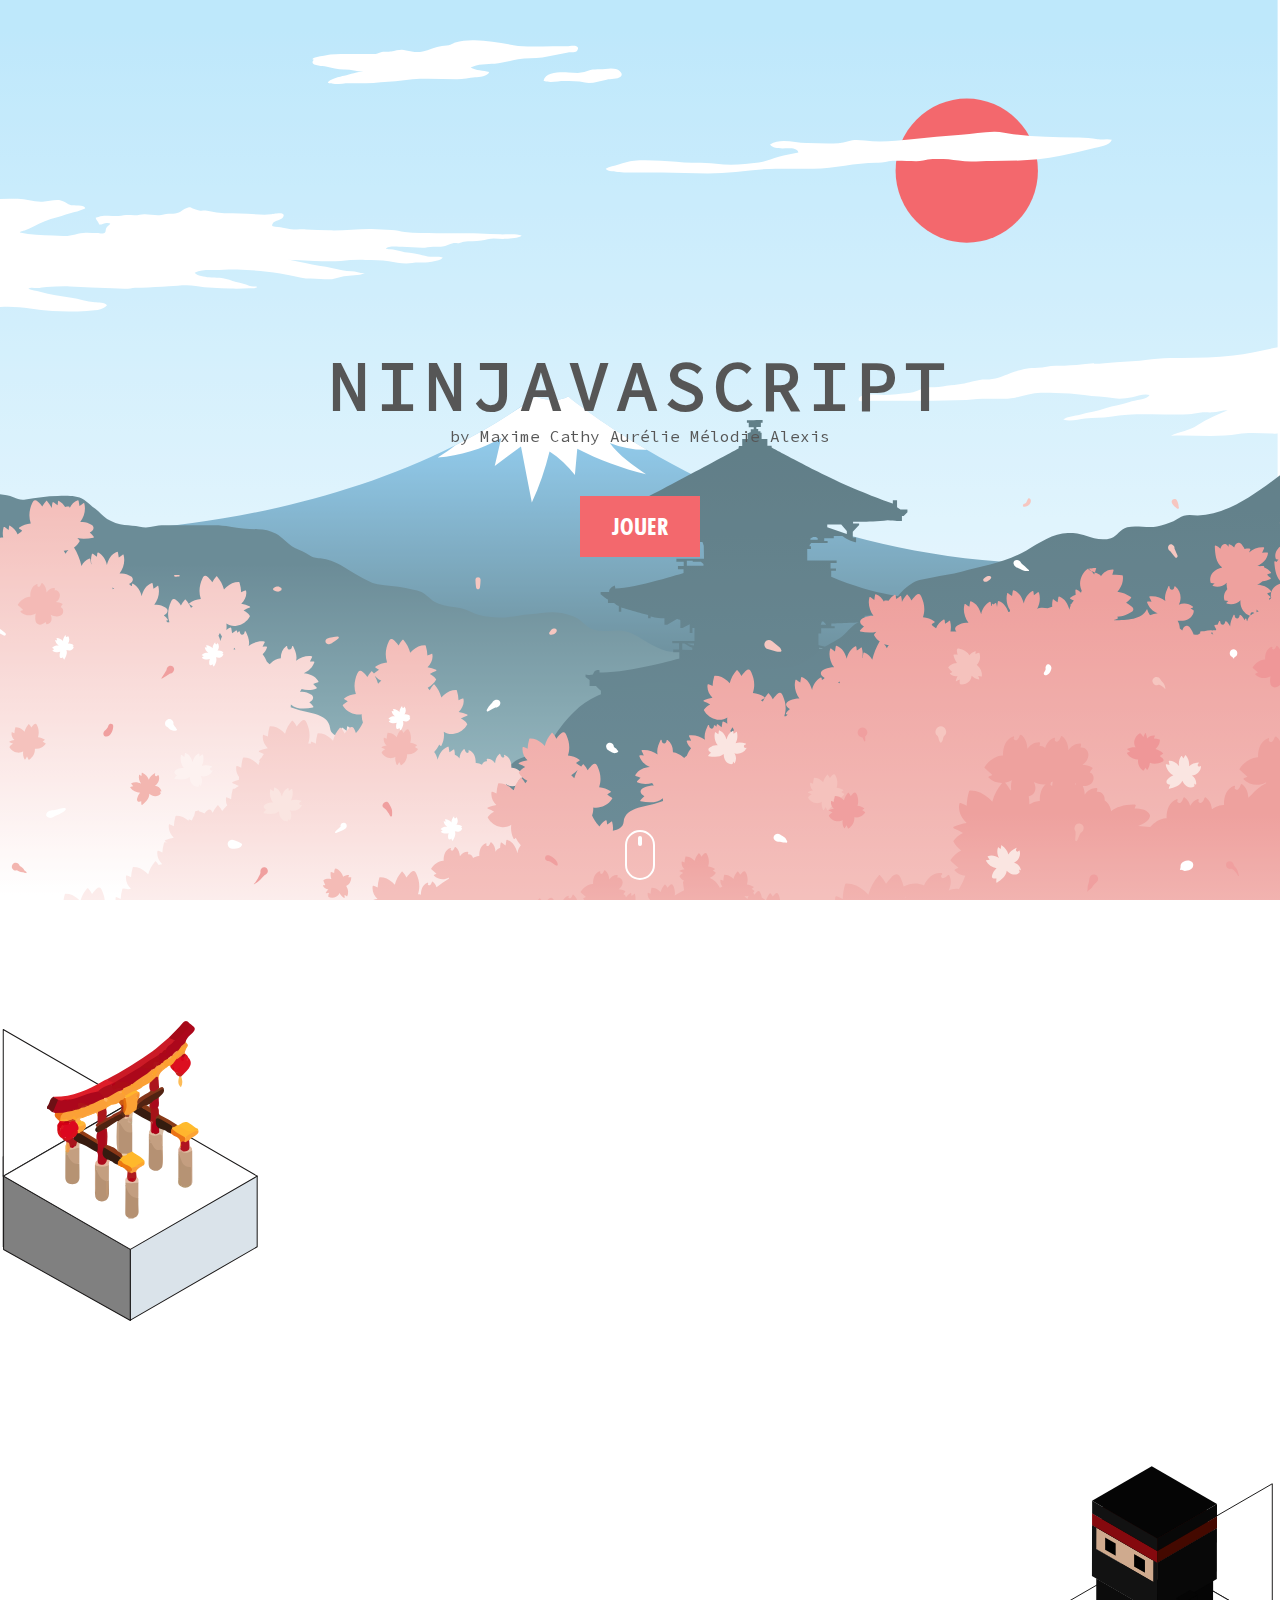
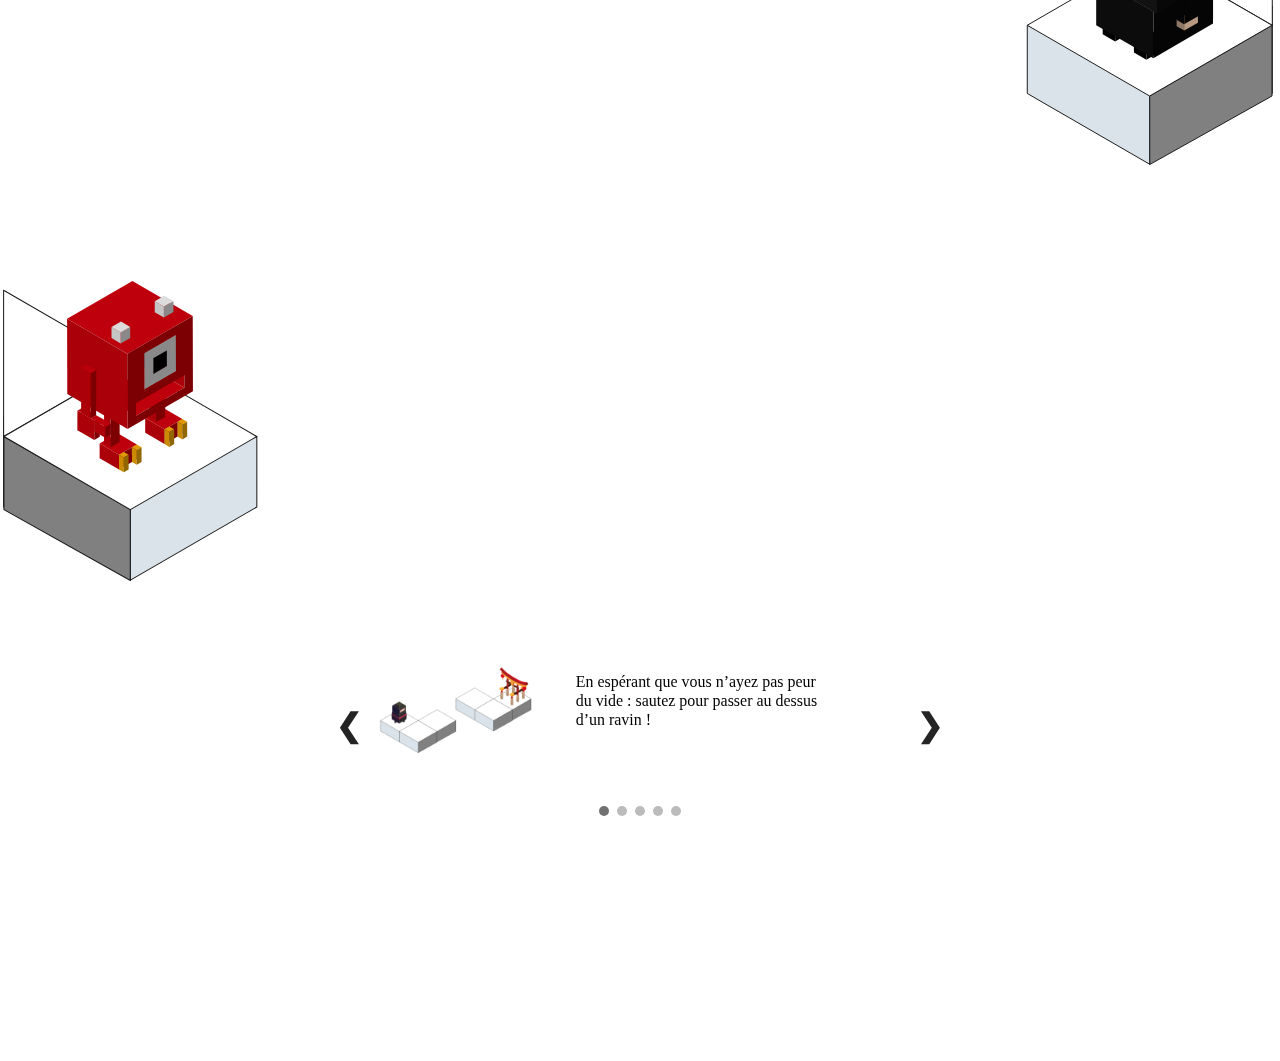
<file: index.html>
<!DOCTYPE html>
<html lang="fr">

<head>
    <meta charset="UTF-8">
    <meta name="viewport" content="width=device-width, initial-scale=1.0">
    <meta name="description" content="NINJAVASCRIPT le jeu pour vous apprendre à coder">
    <meta name="author" content="Cathy Dolle">

    <title>NINJAVASCRIPT</title>
    <!-- Icon du site -->
    <link rel="icon" href="images/logo.png">
    <!-- CSS -->
    <link href="https://unpkg.com/aos@2.3.1/dist/aos.css" rel="stylesheet">
    <link href="styles/home.css" rel="stylesheet" media="screen">

</head>

<body>

    <!-- Preloader -->

    <div id="preloader">
        <div id="status">
            <div class="status-mes"><h6>NJS</h6></div>
        </div>
    </div>

    <!-- Home start -->

    <header class="home Block">
        <section class="homeContent">
            <h1 data-aos="fade-up" data-aos-anchor-placement="center-bottom" class="homeContentTitle">
                NINJAVASCRIPT
            </h1>

            <h2 data-aos="fade-up" data-aos-anchor-placement="center-bottom" class="homeContentDescription">by Maxime Cathy Aurélie Mélodie Alexis
            </h2>
            <a href="game.html">JOUER</a>
            <div class="mouse-icon">
                <div class="wheel"></div>
            </div>
        </section>
    </header>

    <!-- Home end -->

    <!-- Section 1 start -->

    <section class="section1 Block">
        <section class="sectionContent1">
            <h3 data-aos="fade-up" data-aos-anchor-placement="center-bottom" class="sectionContentTitle">
                LE CONCEPT
            </h3>

            <p data-aos="fade-up" data-aos-anchor-placement="center-bottom" class="sectionContentDescription">Derrière
                son aspect amusant et son design enfantin, Ninjavascript est avant tout créé dans un but éducatif.
                Son objectif principal est de rendre l’étude du JavaScript plus concrète et interactive pour ainsi faire
                disparaître le cliché de la difficulté de la programmation du mouvement.
                Aussi, il offre un support plus accessible aux débutants qui veulent se familiariser avec le codage et
                aide les curieux à développer leurs compétences avec un apprentissage facile et développer leur logique.
                Nous souhaitons inciter les jeunes esprits à entrer dans l’univers du codage et donner un aspect plus
                attractif à un langage qui ne cesse d’évoluer et qui est le langage de demain.

            </p>
        </section>
    </section>

    <!-- Section 1 End -->

    <hr data-aos="fade-up" data-aos-anchor-placement="center-bottom">

    <!-- Section 2 start -->

    <section class="section2 Block">
        <section class="sectionContent2">
            <h3 data-aos="fade-up" data-aos-anchor-placement="center-bottom" class="sectionContentTitle">
                GOCO
            </h3>

            <p data-aos="fade-up" data-aos-anchor-placement="center-bottom" class="sectionContentDescription">
                Goco est un ninja en cours de formation.<br>Pour devenir un ninja accompli, il doit rejoindre son maître
                « Shishou » dans un temple situé au sommet du mont Fuji afin de recevoir son apprentissage. Pour ce
                faire, il doit achever un chemin initiatique truffé d’obstacles et de d’ennemis.<br>
                Parviendrez-vous à aider Goco à devenir un ninja aguerri ?


            </p>
        </section>
    </section>

    <!-- Section 2 End -->

    <hr data-aos="fade-up" data-aos-anchor-placement="center-bottom">

    <!-- Section 3 start -->

    <section class="section3 Block">
        <section class="sectionContent3">
            <h3 data-aos="fade-up" data-aos-anchor-placement="center-bottom" class="sectionContentTitle">
                LES RÈGLES
            </h3>

            <p data-aos="fade-up" data-aos-anchor-placement="center-bottom" class="sectionContentDescription">Comme vous
                l’avez compris, vous devrez aider Goco à passer toutes les épreuves pour rejoindre son maître en haut
                du mont Fuji en traversant tous les toriis jusqu’à arriver au grand temple. Évidemment, son chemin sera
                semé d’embuches ! La voie du ninjutsu est un chemin ardu.
                Goco devra être guider par toutes ses connaissances dans l'art sacré du 'J.S".
                N'oubliez pas les tourbillons d'énergies complémentaires, (les essences ying et yang)! C'est grâce à
                elles que vous pourrez défier la gravité terrestre.



            </p>
        </section>
    </section>

    <!-- Section 3 End -->

     <!-- SLIDER START -->

     <section>
            <div class="slideshow-container">

              <div class="mySlides fade">
                <img src="images/home/slider/sauter.svg" style="width:100%">
              </div>

              <div class="mySlides fade">
                <img src="images/home/slider/monstre.svg" style="width:100%">
              </div>

              <div class="mySlides fade">
                <img src="images/home/slider/foret.svg" style="width:100%">
              </div>

              <div class="mySlides fade">
                <img src="images/home/slider/rocher.svg" style="width:100%">
              </div>

              <div class="mySlides fade">
                <img src="images/home/slider/red.svg" style="width:100%">
              </div>

              <a class="prev" onclick="plusSlides(-1)">&#10094;</a>
              <a class="next" onclick="plusSlides(1)">&#10095;</a>

            </div>
            <br>

            <div style="text-align:center">
              <span class="dot" onclick="currentSlide(1)"></span>
              <span class="dot" onclick="currentSlide(2)"></span>
              <span class="dot" onclick="currentSlide(3)"></span>
              <span class="dot" onclick="currentSlide(4)"></span>
              <span class="dot" onclick="currentSlide(5)"></span>
            </div>
            <script src="scripts/main.js"></script>
        </section>

     <!-- SLIDER END -->

    <!-- BUTTON -->
<section class="buttonEnd">
     <a data-aos="fade-up" data-aos-anchor-placement="center-bottom" href="game.html">COMMENCER</a>
    </section>
    <!-- BUTTON -->

    <!-- JAVASCRIPT -->
    <script src="scripts/jquery/jquery-1.11.1.min.js"></script>
    <script src="scripts/jquery/jquery.magnific-popup.min.js"></script>
    <script src="scripts/jquery/jquery.backstretch.min.js"></script>
    <script src="scripts/jquery/jquery.shuffle.min.js"></script>
    <script src="scripts/jquery/jquery.fitvids.js"></script>

    <script src="https://unpkg.com/aos@2.3.1/dist/aos.js"></script>

    <script src="https://cdnjs.cloudflare.com/ajax/libs/popper.js/1.14.7/umd/popper.min.js" integrity="sha384-UO2eT0CpHqdSJQ6hJty5KVphtPhzWj9WO1clHTMGa3JDZwrnQq4sF86dIHNDz0W1" crossorigin="anonymous"></script>
    <script src="https://stackpath.bootstrapcdn.com/bootstrap/4.3.1/js/bootstrap.min.js" integrity="sha384-JjSmVgyd0p3pXB1rRibZUAYoIIy6OrQ6VrjIEaFf/nJGzIxFDsf4x0xIM+B07jRM" crossorigin="anonymous"></script>
    <!-- <script src="https://cdnjs.cloudflare.com/ajax/libs/gsap/2.1.2/TweenMax.min.js%22%3E"></script> -->
    <script src="scripts/home.js"></script>
    <script> AOS.init();</script>
</body>
</file>
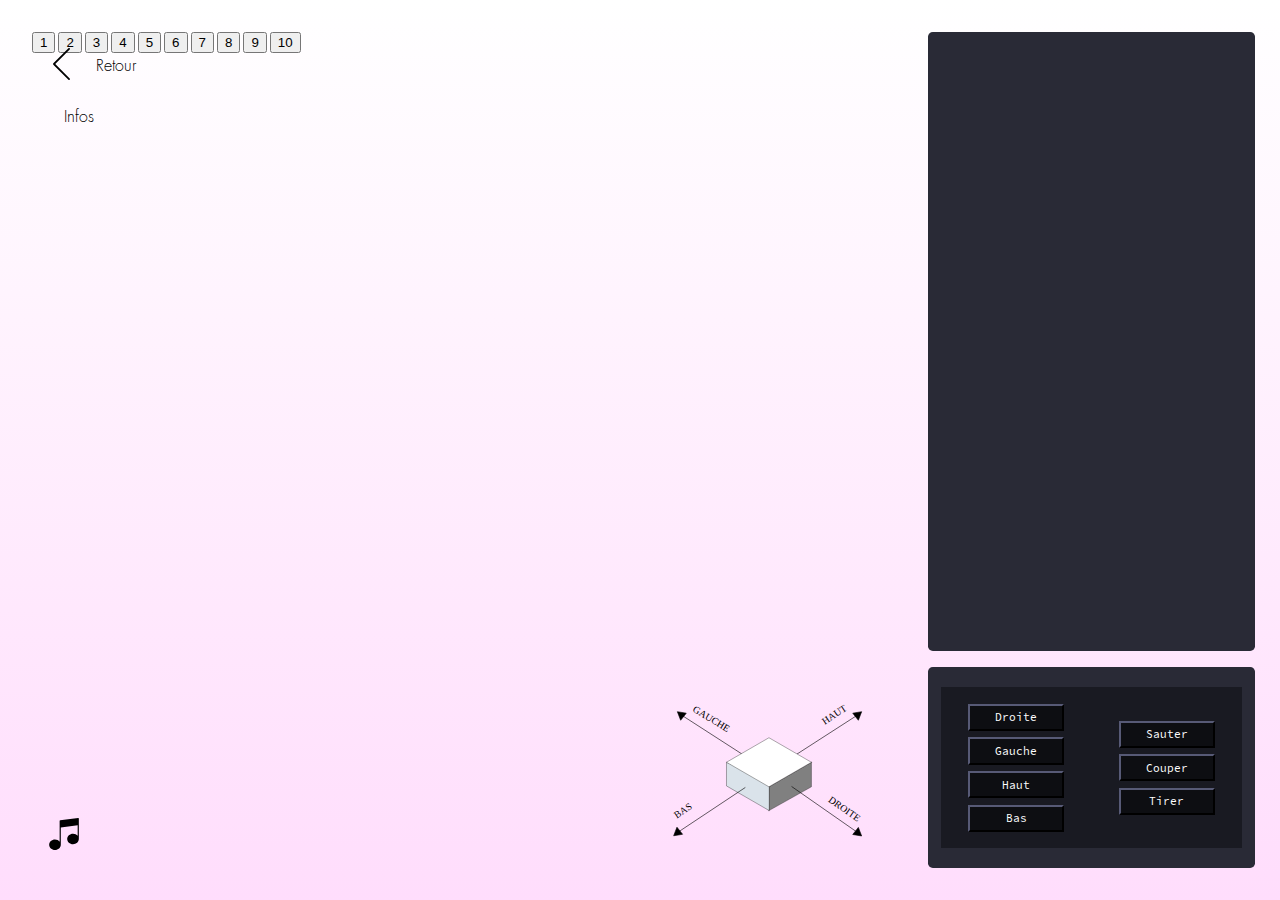
<file: pages/game.html>
<!DOCTYPE html>
<html lang="fr">

<head>
    <meta charset="utf-8" />
    <title></title>
    <meta name="description" content="NINJAVASCRIPT">
    <link href="https://fonts.googleapis.com/css?family=Niramit" rel="stylesheet">
    <link rel="stylesheet" href="../styles/game.css">
    <link rel="icon" href="../images/logo.png">
</head>

<body>
    <!-- VOILE QUAND ON CLIQUE SUR HELP -->
    <section class="blackVoile hideblackVoile">
    </section>

    <!-- MUSIQUE DU JEU AUTOPLAY -->


    <audio id="audio" autoplay loop>
        <source src="../audio/japan.mp3" type="audio/mp3">
    </audio>


    <!-- MENU HELP -->

    <section>
        <div class="sideBar hidden">
            <section class="firstLine">
                <h2>AIDES DES COMMANDES</h2>
                <img class="cross closeButton" src="../images/game/help/cancel.svg" alt="cancel" />
            </section>
            <p>
                Utiliser la commande <strong>haut</strong>, <strong>droite</strong>, <strong>bas</strong>,
                <strong>gauche</strong> pour bouger Goco.
            </p>
            <p>
                Utiliser la commande <strong>sauter</strong> pour gravir les obstacles.
            </p>
            <p>
                Utiliser la commander <strong>couper</strong> pour abattre les arbres.
            </p>
            <p>
                Utiliser la commander <strong>tirer</strong> pour éliminer les ennemis.
            </p>
            <p>
                Utiliser <img src="../images/game/help/ying.svg" alt="téléporteur" /> pour vous
                <strong>téléporter</strong> dans un
                endroit.
            </p>
            <p>
                Aller sur <img src="../images/game/help/bouton.svg" alt="bouton" />pour <strong>débloquer</strong> la
                plateforme
                rouge.
            </p>
            <div class="bar">
            </div>
            <h2>INSTRUCTIONS</h2>
            <p class="boucle">
                La structure conditionnel <strong class="boucle">IF</strong>, permet de tester si une valeur répond à un
                certain critère, et exécuter un bloc de code le cas échéant.
            </p>
            <p class="boucle">
                L’instruction <strong class="boucle">FOR</strong> crée une boucle composée de trois expressions
                optionnelles séparées par des points virgules et encadrés entre des parenthèses qui sont suivies par une
                instruction à exécuter dans la boucle.
            </p>
            <p class="boucle">
                L’instruction <strong class="boucle">WHILE</strong> permet de créer une boucle qui s’exécute tant qu’une
                condition de test est vérifiée. La condition est évaluée avant d’exécuter l’instruction contenue dans la
                boucle.
            </p>
        </div>

    </section>

    <!-- MAIN -->

    <section class="leftZone">
        <!-- relatif -->
        <section class="map">

            <section class="levelContainer">
                <button class="level" type="button">1</button>
                <button class="level" type="button">2</button>
                <button class="level" type="button">3</button>
                <button class="level" type="button">4</button>
                <button class="level" type="button">5</button>
                <button class="level" type="button">6</button>
                <button class="level" type="button">7</button>
                <button class="level" type="button">8</button>
                <button class="level" type="button">9</button>
                <button class="level" type="button">10</button>
            </section>

            <!-- A RENTRER LA MAP -->

        </section>
        <section class="nav">
            <section>
                <section>
                    <section class="containButton">
                        <a href="../home.html"><img class="button" src="../images/game/back.svg" alt="back">
                        </a>
                        <a href="../home.html">Retour
                        </a>
                    </section>
                </section>
                <section class="containerButton">
                    <section class="containButton">
                        <img class="button openButton" src="../images/game/info.svg" alt="info" alt="back">
                        <a class="openButton" href="#">Infos
                        </a>
                    </section>
                </section>
            </section>
            <div id="logoMusic">
                <img src="../images/game/music.svg" alt="musique">
            </div>
        </section> <!-- absolute -->
        <section class="repere">
            <img src="../images/game/arrow.svg" alt="coordonnnées">
        </section> <!-- absolute -->
    </section>
    <section class="rightZone">
        <section class="screen">


        </section>


        <section class="command">

            <section class="commandContainer">
                <section class="column">
                    <button class="command" type="button">Droite</button>
                    <button class="command" type="button">Gauche</button>
                    <button class="command" type="button">Haut</button>
                    <button class="command" type="button">Bas</button>
                </section>
                <section class="column">
                    <button class="command" type="button">Sauter</button>
                    <button class="command" type="button">Couper</button>
                    <button class="command" type="button">Tirer</button>
                </section>
            </section>

        </section>
    </section>



    <!-- HELP -->
    <script src="../scripts/game.js"></script>
</body>

</html>
</file>
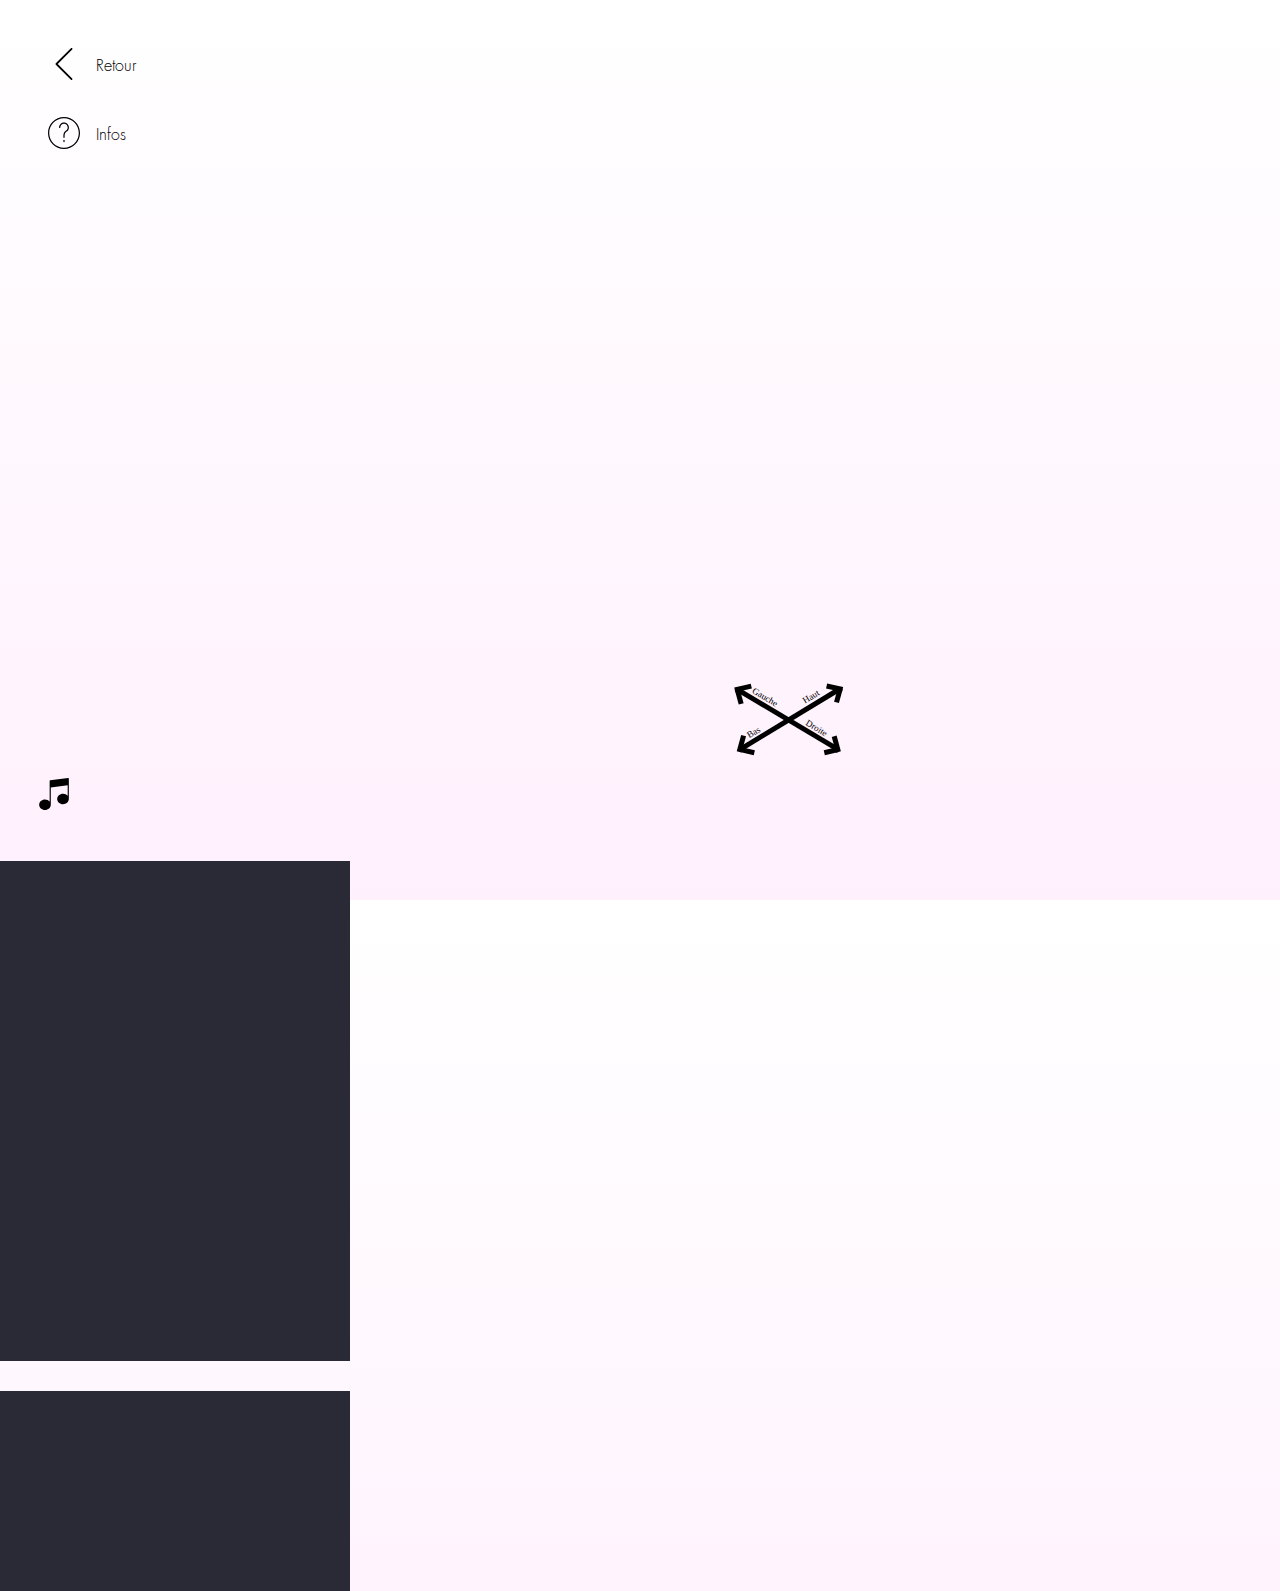
<file: pages/inGame.html>
<!DOCTYPE html>
<html lang="fr">
  <head>
    <meta charset="utf-8" />
    <title></title>
    <meta name="description" content="description de la page" />
    <link href="https://fonts.googleapis.com/css?family=Niramit" rel="stylesheet">
    <link rel="stylesheet" href="../styles/inGame.css">
  </head>
  <body>
    <div class="container">
      <nav class="buttonContent">
        <section>
            <section class="containerButton1">
                <section class="containButton">
                    <a href="homeGame.html"><img class="button" src="../images/inGame/back.svg" alt="back">
                    </a>
                    <a href="homeGame.html">Retour
                    </a>
                </section>
            </section>
            <section class="containerButton">
                <section class="containButton">
                    <a href="#"><img class="button" src="../images/inGame//info.svg" alt="info" alt="back">
                    </a>
                    <a href="#">Infos
                    </a>
                </section>
            </section>
        </section>
        <section class="containerButtonEnd">
            <section class="containButton">
                <a href="#"><img class="button" src="../images/inGame//music.svg" alt="back">
                </a>
            </section>
        </section>
    </nav>
    <!--
      <section class="command">
        <div class="command">
        </div>
      </section>-->
        <div class="game">
        </div>
        <img class="arrow" src="../images/inGame//arrow.svg" alt="coordonnée"/>
      <section class="terminal">
        <div class="code">
        </div>
        <div class="instruction">
        </div>
      </section>
    <script src="../scripts/main.js"></script>
  </body>
</html>
</file>
<file: styles/home.css>
body {
    margin: 0;
    color: #666;
}

/* ---------------------------------------------- /*
 * FONT
/* ---------------------------------------------- */

@font-face {
    font-family: 'Futura Std';
    src: url('../fonts/FuturaStd-Book.woff2') format('woff2'),
        url('../fonts/FuturaStd-Book.woff') format('woff');
    font-weight: normal;
    font-style: normal;
}



@font-face {
    font-family: 'Shojumaru';
    src: url('../fonts/Shojumaru-Regular.woff2') format('woff2'),
        url('../fonts/Shojumaru-Regular.woff') format('woff');
    font-weight: normal;
    font-style: normal;
}

@font-face {
    font-family: 'Futura Std Light';
    font-style: normal;
    font-weight: normal;
    src: local('Futura Std Light'), url('../fonts/FuturaStd-Light.woff') format('woff');
}

@font-face {
    font-family: 'Futura Std Light Oblique';
    font-style: normal;
    font-weight: normal;
    src: local('Futura Std Light Oblique'), url('../fonts/Futura Std Light Oblique.woff') format('woff');
}


@font-face {
    font-family: 'Futura BdCn BT';
    src: url('../fonts/FuturaBT-BoldCondensed.woff2') format('woff2'),
        url('../fonts/FuturaBT-BoldCondensed.woff') format('woff');
    font-weight: bold;
    font-style: normal;
}

@font-face {
    font-family: 'Kato';
    src: url('../fonts/Kato.woff2') format('woff2'),
        url('../fonts/Kato.woff') format('woff');
    font-weight: normal;
    font-style: normal;
}

@font-face {
    font-family: 'Source Code Pro';
    src: url('../fonts/SourceCodePro-Regular.woff2') format('woff2'),
        url('../fonts/SourceCodePro-Regular.woff') format('woff');
    font-weight: normal;
    font-style: normal;
  }


/* ---------------------------------------------- /*
 * LINK
/* ---------------------------------------------- */

a {
    font-size: 1.5rem;
    padding: 1rem 2rem 1rem 2rem;
    font-family: 'Futura BdCn BT';
    color: white;
    background: #ed1c24;
    text-decoration: none;
}

a:hover {
    color: black;
}

/* ---------------------------------------------- /*
 * Typography SIZE
/* ---------------------------------------------- */

h1 {
    font: 700 70px/1.2 'Source Code Pro', sans-serif;
    text-transform: uppercase;
    letter-spacing: 6px;
    margin: 0 0 0 0;
    color: black;
}

h2 {
    font: 700 16px/1.2 'Source Code Pro', sans-serif;
    margin: 0 0 50px;
    font-weight: lighter;
    color: black;
}

h3 {
    font-family: 'Kato', sans-serif;
    font-size: 35px;
    color: #ed1c24;
}

h4 {
    font-size: 12px;
    letter-spacing: 1px;
}

h5 {
    font-size: 12px;
    letter-spacing: 1px;
    font-weight: 400;
}

h6 {
    margin: 0%;
    font-family: 'Kato';
    font-size: 70px;
    color: #DD0000;
}

p {
    font: 17px 'Futura Std Light', sans-serif;
    color: black;
    line-height: 27px;
    margin-top: -10px;
    color: black;
}

.Block {
    display: flex;
    flex-direction: row;
}

/* ---------------------------------------------- /*
 * Home
/* ---------------------------------------------- */

.home {
    display: flex;
    flex-direction: column;
    justify-content: center;
    height: 100vh;
    background: url('../images/home/home2.svg') center top/ cover no-repeat;
}

.homeContent {
    display: flex;
    align-items: center;
    flex-direction: column;
}

.homeContentTitle {
    flex-direction: column;
    text-align: center;
}

.homeContentDescription {
    flex-direction: column;
    text-align: center;
}

/* ---------------------------------------------- /*
 * Home : Mouse icon
/* ---------------------------------------------- */

.mouse-icon {
    position: absolute;
    left: 50%;
    bottom: 20px;
    border: 2px solid white;
    border-radius: 16px;
    height: 50px;
    width: 30px;
    margin-left: -15px;
    display: block;
    z-index: 10;
}

.mouse-icon .wheel {
    animation-name: drop;
    animation-duration: 1s;
    animation-timing-function: linear;
    animation-delay: 0s;
    animation-iteration-count: infinite;
    animation-play-state: running;
}

.mouse-icon .wheel {
    position: relative;
    border-radius: 10px;
    background: white;
    width: 4px;
    height: 10px;
    top: 4px;
    margin-left: auto;
    margin-right: auto;
}

@keyframes drop {
    0% {
        top: 5px;
        opacity: 0;
    }

    30% {
        top: 10px;
        opacity: 1;
    }

    100% {
        top: 25px;
        opacity: 0;
    }
}

/* ---------------------------------------------- /*
 * Section 1
/* ---------------------------------------------- */

.section1 {
    margin-top: 3%;
    display: flex;
    flex-direction: column;
    justify-content: center;
    background: url('../images/home/section1.svg') center left -2%/ 300px 300px no-repeat;
}

.sectionContent1 {
    display: flex;
    flex-direction: column;
    margin: 5% 25%;
}

/* ---------------------------------------------- /*
 * line
/* ---------------------------------------------- */
hr {
    color: black;
    width: 600px;
}

/* ---------------------------------------------- /*
 * Section 2
/* ---------------------------------------------- */

.section2 {
    display: flex;
    flex-direction: column;
    justify-content: center;
    background: url('../images/home/section2.svg') center right -2%/ 300px 300px no-repeat;
}

.sectionContent2 {
    display: flex;
    flex-direction: column;
    margin: 5% 25%;
}

/* ---------------------------------------------- /*
 * Section 3
/* ---------------------------------------------- */

.section3 {
    display: flex;
    flex-direction: column;
    justify-content: center;
    background: url('../images/home/section3.svg') center left -2%/ 300px 300px no-repeat;
}

.sectionContent3 {
    display: flex;
    flex-direction: column;
    margin: 5% 25%;
}

/* ---------------------------------------------- /*
 * SLIDER
/* ---------------------------------------------- */

* {
    box-sizing: border-box;
}

a.prev, a.next{
    background-color: transparent;
    color: rgb(36, 36, 36);
    font-size: 2rem;
}

.mySlides {
    display: none;
}

img {
    vertical-align: middle;
}

/* Slideshow container */
.slideshow-container {
    max-width: 50vw;
    position: relative;
    margin: auto;
}

/* Next & previous buttons */
.prev,
.next {
    cursor: pointer;
    position: absolute;
    top: 50%;
    width: auto;
    padding: 16px;
    margin-top: -22px;
    color: white;
    font-weight: bold;
    font-size: 18px;
    transition: 0.6s ease;
    border-radius: 0 3px 3px 0;
    user-select: none;
}

/* Position the "next button" to the right */
.next {
    right: 0;
    border-radius: 3px 0 0 3px;
}

/* On hover, add a black background color with a little bit see-through */
.prev:hover,
.next:hover {
    color: #bbb;
}

/* The dots/bullets/indicators */
.dot {
    cursor: pointer;
    height: 10px;
    width: 10px;
    margin: 0 2px;
    background-color: #bbb;
    border-radius: 50%;
    display: inline-block;
    transition: background-color 0.6s ease;
}

.active,
.dot:hover {
    background-color: #717171;
}

/* Fading animation */
.fade {
    animation-name: fade;
    animation-duration: 1.5s;
}

@keyframes fade {
    from {
        opacity: .4
    }

    to {
        opacity: 1
    }
}

/* On smaller screens, decrease text size */
@media only screen and (max-width: 300px) {

    .prev,
    .next,
    .text {
        font-size: 11px
    }
}


/* ---------------------------------------------- /*
 * BUTTON
/* ---------------------------------------------- */

.buttonEnd {
    display: flex;
    justify-content: center;
    padding: 5rem;
}

/* ---------------------------------------------- /*
 * Preloader
/* ---------------------------------------------- */

#preloader {
    background: #FFF;
    bottom: 0;
    left: 0;
    position: fixed;
    right: 0;
    top: 0;
    z-index: 9999;
}

#status,
.status-mes {
    left: 50%;
    margin: -100px 0 0 -100px;
    position: absolute;
    top: 50%;
    width: 200px;
}

/* #status,
.status-mes {
    background-image: url(../images/logo.jpg); 
    background-position: center;
    background-repeat: no-repeat;
    height: 200px;
    left: 50%;
    margin: -100px 0 0 -100px;
    position: absolute;
    top: 50%;
    width: 200px;
} */

.status-mes {
    background: none;
    left: 0;
    margin: 0;
    text-align: center;
    top: 65%;
}
</file>
<file: styles/game.css>
body {
  height: 100vh;
  margin: 0 auto;
  font-size: 62.5%;
  display: flex;
  font-family: 'Futura Std', 'Arial', sans-serif;
  justify-content: flex-start;
  /* background-image: url(../images/game/bg.svg); */
  background: linear-gradient(white, #FFDDFC);
  overflow: hidden;
}

@font-face {
  font-family: 'Futura Std';
  src: url('../fonts/FuturaStd-Book.woff2') format('woff2'),
    url('../fonts/FuturaStd-Book.woff') format('woff');
  font-weight: normal;
  font-style: normal;
}

@font-face {
  font-family: 'Shojumaru';
  src: url('../fonts/Shojumaru-Regular.woff2') format('woff2'),
    url('../fonts/Shojumaru-Regular.woff') format('woff');
  font-weight: normal;
  font-style: normal;
}

@font-face {
  font-family: 'Futura BdCn BT';
  src: url('../fonts/FuturaBT-BoldCondensed.woff2') format('woff2'),
    url('../fonts/FuturaBT-BoldCondensed.woff') format('woff');
  font-weight: bold;
  font-style: normal;
}

@font-face {
  font-family: 'Futura Std Light';
  font-style: normal;
  font-weight: normal;
  src: local('Futura Std Light'), url('../fonts/FuturaStd-Light.woff') format('woff');
}

@font-face {
  font-family: 'Source Code Pro';
  src: url('../fonts/SourceCodePro-Regular.woff2') format('woff2'),
    url('../fonts/SourceCodePro-Regular.woff') format('woff');
  font-weight: normal;
  font-style: normal;
}

/* ---------------------------------------------- /*
 * FENETRE POP TUTOS :D
/* ---------------------------------------------- */
.popUp {
  position: fixed;
  top: 0;
  right: 0;
  bottom: 0;
  left: 0;
  background: rgba(0, 0, 0, 0.7);
  z-index: 99999;
  opacity: 0;
  transition: opacity 400ms ease-in;
  pointer-events: none;
}

#openWindow {
  display: flex;
  justify-content: center;
  align-items: center;
}

.popUp:target {
  opacity: 1;
  pointer-events: auto;
}

.popUp>div {
  width: 70%;
  height: 70vh;
  padding: 10px 25px 30px 25px;
  border-radius: 0.5rem;
  background: white;
}

.close:hover {
  opacity: 0.6;
}

.Tuto {
  display: flex;
  justify-content: space-between;
}

section.Tuto img {
  padding: 1rem;
  width: 1.5rem;
}

.Tuto h2 {
  text-align: center;
}

.flexVideo {
  position: relative;
  display: flex;
  justify-content: space-around;
  width: 100%;
  height: 85%;
}

.video {
  position: absolute;
  display: flex;
  justify-content: space-around;
  width: 100%;
  height: 100%;
}

.videoTuto {
  width: 100%;
}

/* ---------------------------------------------- /*
 * DISPLAY DE LA NAV CACHÉE !
/* ---------------------------------------------- */
.blackBg {
  position: absolute;
  height: 100%;
  width: 100%;
  z-index: 99;
  background-color: rgba(0, 0, 0, 0.7);
}

.hideblackBg {
  display: none;
}

.hidden {
  left: -100%;
}

.hideOpacity {
  display: none !important;
}

/* ---------------------------------------------- /*
 * aide
/* ---------------------------------------------- */
div.sideBar {
  position: absolute;
  padding: 3rem 3rem 0rem 3rem;
  background: white;
  width: calc(100%/3.5);
  height: 100vh;
  z-index: 100;
}

section.firstLine {
  display: flex;
  justify-content: space-between;
}

h2 {
  font-size: 1.3rem;
  font-weight: lighter;
}

.close:hover {
  opacity: 0.6;
}

img.close {
  width: 1.5rem;
  margin: 1rem 0rem;
}

p {
  font-size: 0.8rem;
  line-height: 2.3rem;
}

p.boucle {
  line-height: 1.5rem;
}

.sideBar img {
  width: 1.5rem;
  margin: 0rem 0.6rem;
}

div.bar {
  width: 25rem;
  height: 0.08rem;
  background: #707070;
  margin: 3rem 0rem;
}

strong {
  color: #FD588B;
}

strong.boucle {
  color: #1FD0DE;
}

.openButton,
.closeButton,
.openButton2,
.openButton3,
.add,
.commandButton,
.closeButton3 {
  cursor: pointer;
}

#logoMusic {
  cursor: pointer;
}

/* ---------------------------------------------- /*
 * NIVEAUX
/* ---------------------------------------------- */
.containerWindow {
  position: absolute;
}

.containWindow {
  position: relative;
  width: 100vw;
  height: 100vh;
  display: flex;
  justify-content: center;
  align-items: center;
}

div.window {
  z-index: 200;
  margin: 0;
  width: calc(100%/1.7);
  height: 65vh;
  background: url('../images/game/lvl.svg')center / cover no-repeat;
  position: absolute;
}

.window h1 {
  padding: 1.5rem;
  text-align: center;
  font-family: 'kato';
  font-size: 2rem;
  color: black;
}

.closeButton2 {
  width: 2rem;
  position: absolute;
  top: 2rem;
  right: 3rem;
}

.closeButton2:hover {
  opacity: 0.6;
}

div.allNb {
  margin: 0 auto;
  width: 22.5rem;
  height: 100%;
}

.window span {
  text-align: center;
  text-decoration: none;
  color: black;
  background-color: white;
  opacity: 0.85;
  border: solid 0.09rem #D575CB;
  border-radius: 100%;
  width: 2rem;
  height: 2rem;
  line-height: 2rem;
  padding: 0.2rem;
  margin: 0.5rem;
  cursor: pointer;
}

.activeLevel {
  background-color: red !important;
  color: white !important;
}

#completedLevel {
  background-color: #809c13;
  color: black;
}

section.allNb {
  display: flex;
  justify-content: space-between;
}

section.part1, section.part2, section.part3 {
  width: 8rem;
  margin: 0.5rem;
  padding: 1.5rem;
  display: flex;
  flex-direction: column-reverse;
}

/* ---------------------------------------------- /*
 * SKIN PR LE NINJA OEOE
/* ---------------------------------------------- */
.windowSkinContainer {
  display: flex;
  justify-content: center;
  align-items: center;
  z-index: 100;
  position: absolute;
  width: 100vw;
  height: 100vh;
}

.windowSkin {
  border-radius: 0.5rem;
  padding: 1.5rem;
  background-color: white;
  width: 50%;
  height: 25%;
}

.closeButton3 {
  width: 1.5rem;
}

.title {
  display: flex;
  justify-content: space-between;
  width: 100%;
  height: 13%;
}

.title h1 {
  color: black;
  font-size: 1.5rem;
}

.skinContent {
  height: 78%;
  display: flex;
  flex-direction: row;
  justify-content: space-around;
}

.skinContent img {
  width: 6rem;
  cursor: pointer;
}

/* ---------------------------------------------- /*
 * Left Zone
/* ---------------------------------------------- */
.leftZone {
  position: relative;
  display: flex;
  justify-content: start;
  width: 75%;
  height: 93vh;
  margin: 2rem 0rem 2rem 2rem;
}

/* ---------------------------------------------- /*
 * MAP
/* ---------------------------------------------- */
.map {
  width: 100%;
  height: 93vh;
}

/* ---------------------------------------------- /*
 * levelContainer
/* ---------------------------------------------- */
/* .levelContainer{
  display: flex;
  justify-content: center;
}

a.level {
  width: 2.2rem;
  height: 2.2rem;
  padding: 1rem;
  border: none;
  color: black;
  font-family: 'Futura BdCn BT';
  font-size:1rem;
  font-size:1.2rem;
} */
.nav {
  position: absolute;
  display: flex;
  flex-direction: column;
  justify-content: space-between;
  height: 100%;
  width: 12%;
}

.containButton {
  align-items: center;
  position: relative;
  width: 15%;
  display: flex;
}

.textButton {
  padding: 1.5rem;
  margin-bottom: 5rem;
}

a {
  text-decoration: none;
  color: black;
  font-size: 1rem;
  font-family: 'Futura Std Light';
}

.nav img {
  width: 2rem;
  padding: 1rem;
}

.repere img {
  width: 100%;
  height: 100%;
}

.repere {
  position: absolute;
  bottom: 0rem;
  right: 3rem;
  width: 12Rem;
  height: 24%;
}

/* ---------------------------------------------- /*
 * Right Zone
/* ---------------------------------------------- */
.rightZone {
  width: 30%;
  height: 93vh;
  margin: 2rem 1rem 0rem 0rem;
}

/* ---------------------------------------------- /*
 * SCREEN JAVASCRIPT
/* ---------------------------------------------- */
.screen {
  position: relative;
  width: 93% !important;
  height: 74% !important;
  border-radius: 0.3rem;
  background-color: #292A36;
  margin: 0rem 1rem 1rem 1rem;
  overflow-x:hidden;
  overflow-y:hidden;
}

.simplebar-scrollbar:before{
  background: grey !important;
}

.actionWrap{
  /* height and width must be !important or else they're gonna be overwritten by the simplebar wrapper */
  padding-top:0.7rem;
  width:100% !important;
  height:63vh !important;
  z-index:5;
  overflow:auto;
}

.lvlScreen {
  padding-bottom: 0.3rem;
  border-radius: 0.3rem;
  display: flex;
  justify-content: center;
  width: 100%;
  height: 6%;
  background-color: #191A22;
  margin-bottom: 0.2rem;
}

.blockLimit {
  padding: 7px;
  border: 1px solid green;
  position: absolute;
  top: 0%;
  right: 2%;
  color: white;
}

#screen_error {
  transition: opacity 0.8s ease-in;
  background-color: #666;
  position: absolute;
  width: 85%;
  color: red;
  left: 50%;
  bottom: 2%;
  transform: translateX(-50%);
}

#screen_error h1 {
  color: white;
  font-size: 1rem;
}

.lvlScreen h1 {
  font: 700 1rem/1.2 'Source Code Pro', sans-serif;
  margin: 0.5rem 0 0.5rem;
  color: white;
}

span {
  color: white;
  font-size: 1rem;
  font-family: 'Source Code Pro';
}

input {
  width: 2rem;
  height: 1rem;
  font-size: 1rem;
}

/* CLOSE */
.bye {
  display: flex;
  height: 0.7rem;
  margin-left: 97%;
  margin-bottom: 5%;
  cursor: pointer;
}

/* FOR */
.boucleFor {
  padding: 1rem;
  width: 85%;
  height: 18%;
  background-color: #191A22;
  margin: 0rem 1rem 1rem 1rem;
}

span.for {
  color: rgb(255, 57, 212);
}

.ninja {
  color: rgb(71, 249, 255);
}

.MIDDLE {
  width: 30%;
  margin-top: 1rem;
  margin-bottom: 1rem;
  height: 1rem;
  background-color: white;
}

/* ACTION */
.action {
  margin-right: 1rem;
  margin-bottom: 1rem;
  margin-left: 1rem;
  padding: 1rem;
  width: 85%;
  height: 8.5%;
  background-color: #191A22;
}

.UP {
  width: 30%;
  margin-bottom: 1rem;
  height: 1rem;
  background-color: white;
}

.activeInstruction {
  border: 2px solid green;
}

/* IF */
/* .if{
  margin-bottom: 1rem;
  margin-left: 1rem;
  padding: 1rem;
  width: 85%;
  height: 22%;
  background-color: #191A22;
}

span.ifText{
  color: rgb(55, 255, 55);
} */
/* ---------------------------------------------- /*
 * commandContainer
/* ---------------------------------------------- */
.command {
  display: flex;
  justify-content: center;
  align-items: center;
  border-radius: 0.3rem;
  width: 93%;
  height: 24%;
  background-color: #292A36;
  margin: 0rem 0rem 0rem 1rem;
}

.commandContainer {
  display: flex;
  justify-content: center;
  align-items: center;
  background-color: #191A22;
  width: 92%;
  height: 80%;
}

.column {
  width: 50%;
  display: flex;
  flex-direction: column;
  justify-content: center;
  align-items: center;
}

.add {
  border-radius: 0rem;
  background-color: white;
  color: rgb(255, 66, 154);
  font-family: 'Source Code Pro';
  font-size: 0.8rem;
  font-weight: 900;
  width: 6rem;
  height: 1.5rem;
  margin: 0.2rem 0rem 0.2rem 0rem;
}

.commandButton {
  border-radius: 0rem;
  background-color: white;
  color: black;
  font-family: 'Source Code Pro';
  font-size: 0.8rem;
  width: 6rem;
  height: 1.5rem;
  margin: 0.2rem 0rem 0.2rem 0rem;
}

button.command {
  border-radius: 0rem;
  background-color: #0D0E12;
  color: white;
  border-color: #191A22;
  font-family: 'Source Code Pro';
  font-size: 0.7rem;
  width: 6rem;
  height: 1.7rem;
  margin: 0.2rem 0rem 0.2rem 0rem;
}

/* ---------------------------------------------- /*
 * MAP
/* ---------------------------------------------- */
#mapCanvas, #charCanvas {
  display: block;
  position: absolute;
  top: 0%;
  left: 10%;
  overflow: visible;
}
</file>
<file: styles/inGame.css>
body{
    margin:0;
    padding:0;
    font-size: 14px;
    color: #444;
    background: linear-gradient(white, #FFF0FD);
    height: 100vh;
  }

  @font-face {
    font-family: 'Shojumaru';
    src: url('../fonts/Shojumaru-Regular.woff2') format('woff2'),
        url('../fonts/Shojumaru-Regular.woff') format('woff');
    font-weight: normal;
    font-style: normal;
}

@font-face {
    font-family: 'Futura BdCn BT';
    src: url('../fonts/FuturaBT-BoldCondensed.woff2') format('woff2'),
        url('../fonts/FuturaBT-BoldCondensed.woff') format('woff');
    font-weight: bold;
    font-style: normal;
}

@font-face {
    font-family: 'Futura Std Light';
    font-style: normal;
    font-weight: normal;
    src: local('Futura Std Light'), url('../fonts/FuturaStd-Light.woff') format('woff');
}

  
  div.container {
    margin: 0 auto;
    width: 100vw;
    display:flex;
    flex-wrap: wrap;
  }
  /*
  div.command {
    margin : 30px 0px;
    background: red;
    width: 80px;
    height: 730px;
  }*/
  
  div.game {
    width : calc(100%/1.60);
    height: 730px;
    margin: 30px 20px ;
  }
  
  img.arrow {
    width: 9rem;
    height: 5rem;
    position: absolute;
    top: 680px;
    right: 420px;
  }
  
  div.code {
    margin: 30px 0px;
    background: #292A36;
    width: 350px;
    height : 500px;
  }
  
  div.instruction {
    background: #292A36;
    width : 350px;
    height: 200px;
  }
  
  /* ---------------------------------------------- /*
 * containButton
/* ---------------------------------------------- */

.containerButton1{
    margin-left: 2rem;
    padding-top: 2rem;
}

.containerButton{
    margin-left: 2rem;
}

.containButton {
    align-items: center;
    position: relative;
    width: 15%;
    display: flex;
}

.button {
    width: 2rem;
    padding:1rem;
}

.textButton{
    padding: 1.5rem;
    margin-bottom: 5rem;
}

a{
    text-decoration: none;
    color:black;
    font-size: 1rem;
    font-family: 'Futura Std Light';
}

.containerButtonEnd{
    margin-left: 1.4rem;
    margin-top: 37rem;
}
</file>
